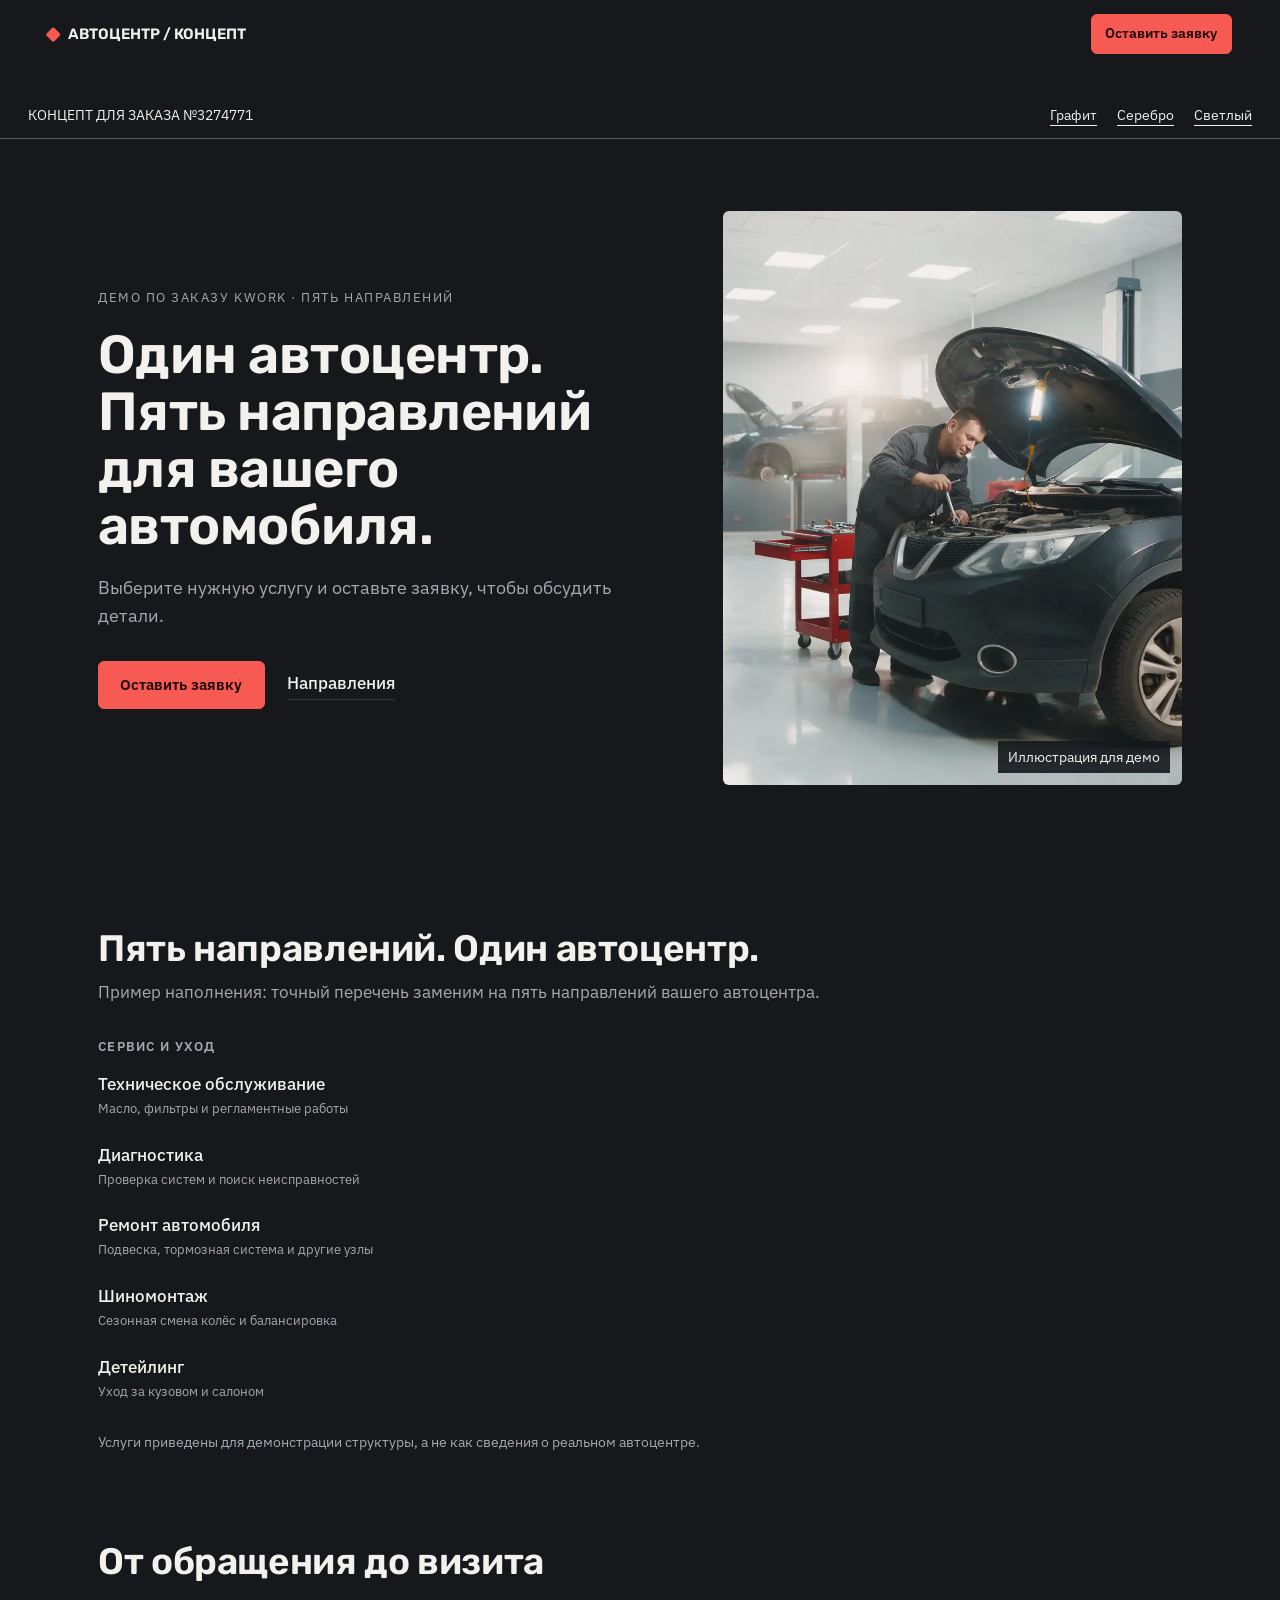
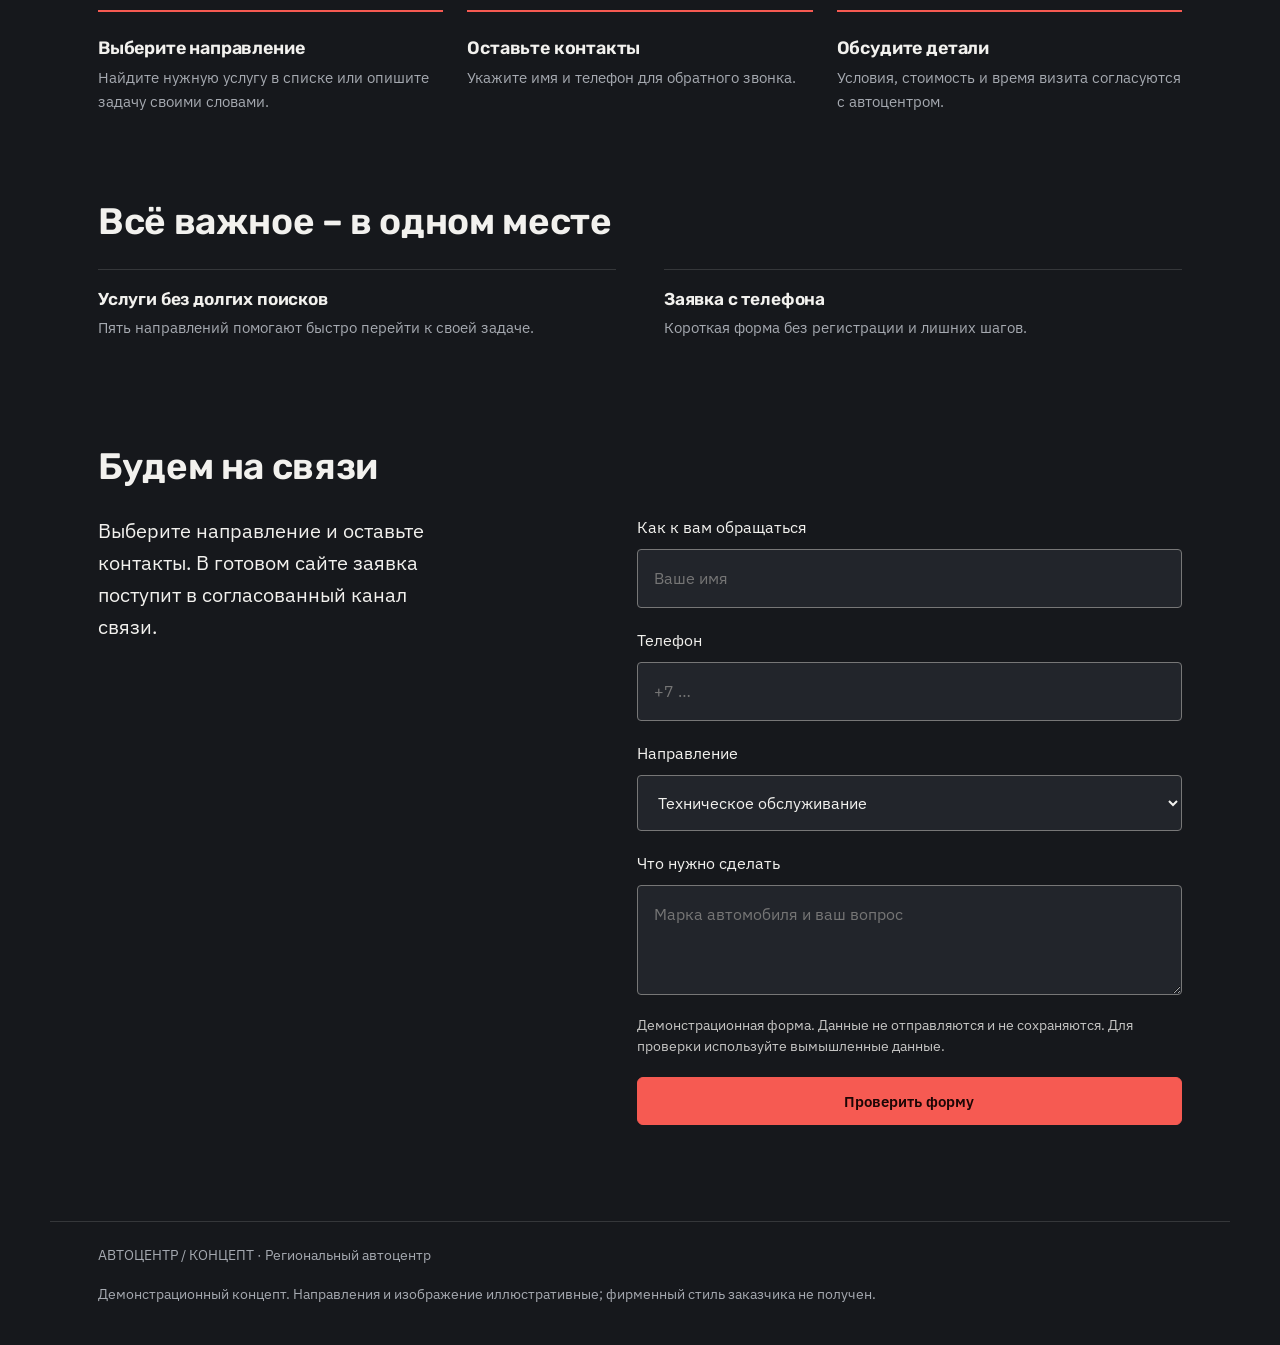
<file: index.html>
<!doctype html>
<html lang="ru">
<head><meta name="robots" content="noindex,nofollow">
<meta charset="utf-8">
<meta name="viewport" content="width=device-width, initial-scale=1, viewport-fit=cover">
<title>АВТОЦЕНТР / КОНЦЕПТ · Демонстрационный автоцентр</title>
<meta name="description" content="Выберите нужную услугу и оставьте заявку, чтобы обсудить детали.">
<meta property="og:type" content="website">
<meta property="og:title" content="Один автоцентр. Пять направлений для вашего автомобиля.">
<meta property="og:description" content="Выберите нужную услугу и оставьте заявку, чтобы обсудить детали.">
<meta property="og:image" content="assets/hero.webp">
<link rel="preload" as="image" href="assets/hero.webp" fetchpriority="high">
<link rel="icon" href="data:image/svg+xml,%3Csvg xmlns=%27http://www.w3.org/2000/svg%27 viewBox=%270 0 32 32%27%3E%3Crect x=%276%27 y=%276%27 width=%2720%27 height=%2720%27 rx=%275%27 fill=%27%23f65a52%27/%3E%3C/svg%3E">
<link rel="preconnect" href="https://fonts.googleapis.com">
<link rel="preconnect" href="https://fonts.gstatic.com" crossorigin>
<link href="https://fonts.googleapis.com/css2?family=Rubik:wght@600;700&family=IBM+Plex+Sans:wght@400;500;600&display=swap" rel="stylesheet">
<style>
:root { --c-canvas: #16181c; --c-surface: #22252b; --c-ink: #f2f1ee; --c-ink-soft: #a5a9b0; --c-accent: #f65a52; --c-accent-ink: #1c0605; --c-accent-deep: #f65a52; --f-display: "Rubik", "Arial", system-ui, sans-serif; --f-text: "IBM Plex Sans", "Segoe UI", system-ui, sans-serif; --h1k: 1; }
</style>
<link rel="stylesheet" href="style-lite.css">
<style>
.concept-nav{max-width:1320px;margin:100px auto 0;padding:12px 28px;display:flex;justify-content:space-between;gap:16px;align-items:center;border-bottom:1px solid #555;font-size:14px}.concept-nav nav{display:flex;gap:20px}.concept-nav a{color:inherit;text-underline-offset:5px}.s-bar__brand{font-size:15px}.s-hero h1{font-size:clamp(2.3rem,4.2vw,4.6rem);line-height:1.06}.s-hero__img img{object-position:72% center}.demo-contact{display:grid;grid-template-columns:1fr 1.25fr;gap:8vw}.demo-contact>p{font-size:1.25rem;max-width:30ch}.demo-contact form{display:grid;gap:20px}.demo-contact label{display:grid;gap:8px;font-size:16px}input,textarea,select{width:100%;box-sizing:border-box;background:var(--s-surface,#22252b);border:1px solid #777;color:inherit;padding:16px;font:inherit;border-radius:4px}select option{background:#22252b;color:#f2f1ee}input:focus-visible,textarea:focus-visible,select:focus-visible,a:focus-visible,button:focus-visible{outline:3px solid #7cc0ff;outline-offset:4px}.demo-note{font-size:14px;line-height:1.5;opacity:.8}button{font:inherit;cursor:pointer}#form-status:empty{display:none}.s-board__dots{display:none}.s-facts{display:none}.s-promises{grid-template-columns:1fr 1fr}.s-hero__img{position:relative}.s-hero__img:after{content:'Иллюстрация для демо';position:absolute;bottom:12px;right:12px;background:#16181ce6;color:#f2f1ee;padding:5px 10px;font-size:14px}.s-foot{font-size:14px}
@media(max-width:700px){.concept-nav{margin-top:88px;padding:12px 20px;display:block}.concept-nav nav{margin-top:12px;justify-content:space-between;gap:8px}.demo-contact{grid-template-columns:1fr;gap:28px}.s-promises{grid-template-columns:1fr}.s-bar__brand{font-size:12px;max-width:145px}.s-bar .s-btn{font-size:13px;padding:10px 12px}.s-hero{padding-top:36px}.s-hero__img{min-height:260px}.s-hero__img img{object-position:75% center}}
</style><style>.concept-nav{margin-top:24px}.s-hero__text{order:-2}@media(max-width:700px){.concept-nav{margin-top:12px}.s-hero__img{order:0}.s-hero__text{order:-2}.s-hero h1{font-size:2.45rem}.s-hero{gap:24px}}</style><link rel="preload" as="style" href="silver-layout.css"></head>
<body class="s-lite" id="top" data-wa="" data-tg="" data-max="">
<header class="s-bar" data-s-bar>
  <a class="s-bar__brand" href="#top"><i aria-hidden="true"></i>АВТОЦЕНТР / КОНЦЕПТ</a>
  <div class="s-bar__right">
    
    <a class="s-btn s-btn--sm" href="#contacts">Оставить заявку</a>
  </div>
</header>
<aside class="concept-nav" aria-label="Варианты оформления"><span>КОНЦЕПТ ДЛЯ ЗАКАЗА №3274771</span><nav><a href="index.html">Графит</a><a href="silver.html">Серебро</a><a href="light.html">Светлый</a></nav></aside><main>
  <section class="s-hero">
    <div class="s-hero__text">
      <p class="s-eyebrow">Демо по заказу Kwork · пять направлений</p>
      <h1>Один автоцентр. Пять направлений для вашего автомобиля.</h1>
      <p class="s-lead">Выберите нужную услугу и оставьте заявку, чтобы обсудить детали.</p>
      <div class="s-actions"><a class="s-btn" href="#contacts">Оставить заявку</a><a class="s-link" href="#prices">Направления</a></div>
    </div>
    <figure class="s-hero__img"><img class="" src="assets/hero.webp" alt="Мастер работает под капотом в светлом боксе" decoding="async" fetchpriority="high"></figure>
  </section>

  <ul class="s-facts"><li>Пять направлений на одной странице</li><li>Адаптация под телефон</li><li>Форма обратной связи</li></ul>

  <section class="s-section" id="prices">
    <header class="s-section__head"><h2>Пять направлений. Один автоцентр.</h2><p>Пример наполнения: точный перечень заменим на пять направлений вашего автоцентра.</p></header>
    <div class="s-board"><div class="s-board__group">
      <h3 class="s-board__title">Сервис и уход</h3>
      <ul class="s-board__list">
        <li class="s-board__row"><span class="s-board__name">Техническое обслуживание<em>Масло, фильтры и регламентные работы</em></span><span class="s-board__dots" aria-hidden="true"></span></li>
        <li class="s-board__row"><span class="s-board__name">Диагностика<em>Проверка систем и поиск неисправностей</em></span><span class="s-board__dots" aria-hidden="true"></span></li>
        <li class="s-board__row"><span class="s-board__name">Ремонт автомобиля<em>Подвеска, тормозная система и другие узлы</em></span><span class="s-board__dots" aria-hidden="true"></span></li>
        <li class="s-board__row"><span class="s-board__name">Шиномонтаж<em>Сезонная смена колёс и балансировка</em></span><span class="s-board__dots" aria-hidden="true"></span></li>
        <li class="s-board__row"><span class="s-board__name">Детейлинг<em>Уход за кузовом и салоном</em></span><span class="s-board__dots" aria-hidden="true"></span></li>
      </ul>
    </div></div>
    <p class="s-note">Услуги приведены для демонстрации структуры, а не как сведения о реальном автоцентре.</p>
  </section>

  <section class="s-section">
    <header class="s-section__head"><h2>От обращения до визита</h2></header>
    <ol class="s-steps">
      <li class="s-steps__item"><h3>Выберите направление</h3><p>Найдите нужную услугу в списке или опишите задачу своими словами.</p></li>
      <li class="s-steps__item"><h3>Оставьте контакты</h3><p>Укажите имя и телефон для обратного звонка.</p></li>
      <li class="s-steps__item"><h3>Обсудите детали</h3><p>Условия, стоимость и время визита согласуются с автоцентром.</p></li>
    </ol>
  </section>

  

  <section class="s-section">
    <header class="s-section__head"><h2>Всё важное – в одном месте</h2></header>
    <ul class="s-promises">
      <li><h3>Услуги без долгих поисков</h3><p>Пять направлений помогают быстро перейти к своей задаче.</p></li>
      <li><h3>Заявка с телефона</h3><p>Короткая форма без регистрации и лишних шагов.</p></li>
    </ul>
  </section>

  

  <section class="s-section" id="contacts">
    <header class="s-section__head"><h2>Будем на связи</h2></header>
    <div class="demo-contact"><p>Выберите направление и оставьте контакты. В готовом сайте заявка поступит в согласованный канал связи.</p><form id="demo-form"><label>Как к вам обращаться<input name="name" autocomplete="name" placeholder="Ваше имя" required maxlength="70"></label><label>Телефон<input name="phone" type="tel" autocomplete="tel" placeholder="+7 …" required pattern="[+0-9 ()-]{7,25}" maxlength="25"></label><label>Направление<select name="service"><option>Техническое обслуживание</option><option>Диагностика</option><option>Ремонт автомобиля</option><option>Шиномонтаж</option><option>Детейлинг</option><option>Другая задача</option></select></label><label>Что нужно сделать<textarea name="comment" rows="3" placeholder="Марка автомобиля и ваш вопрос" maxlength="500"></textarea></label><p class="demo-note">Демонстрационная форма. Данные не отправляются и не сохраняются. Для проверки используйте вымышленные данные.</p><button class="s-btn" type="submit">Проверить форму</button><p id="form-status" role="status" tabindex="-1"></p></form></div></section>
</main>
<footer class="s-foot"><p>АВТОЦЕНТР / КОНЦЕПТ · Региональный автоцентр</p><p>Демонстрационный концепт. Направления и изображение иллюстративные; фирменный стиль заказчика не получен.</p></footer>
<script src="style.js" defer></script>
<script>document.querySelector('#demo-form').addEventListener('submit',function(e){e.preventDefault();const s=document.querySelector('#form-status');s.textContent='Форма заполнена корректно. В демо отправка отключена – данные никуда не переданы.';s.focus();});</script></body>
</html>
</file>
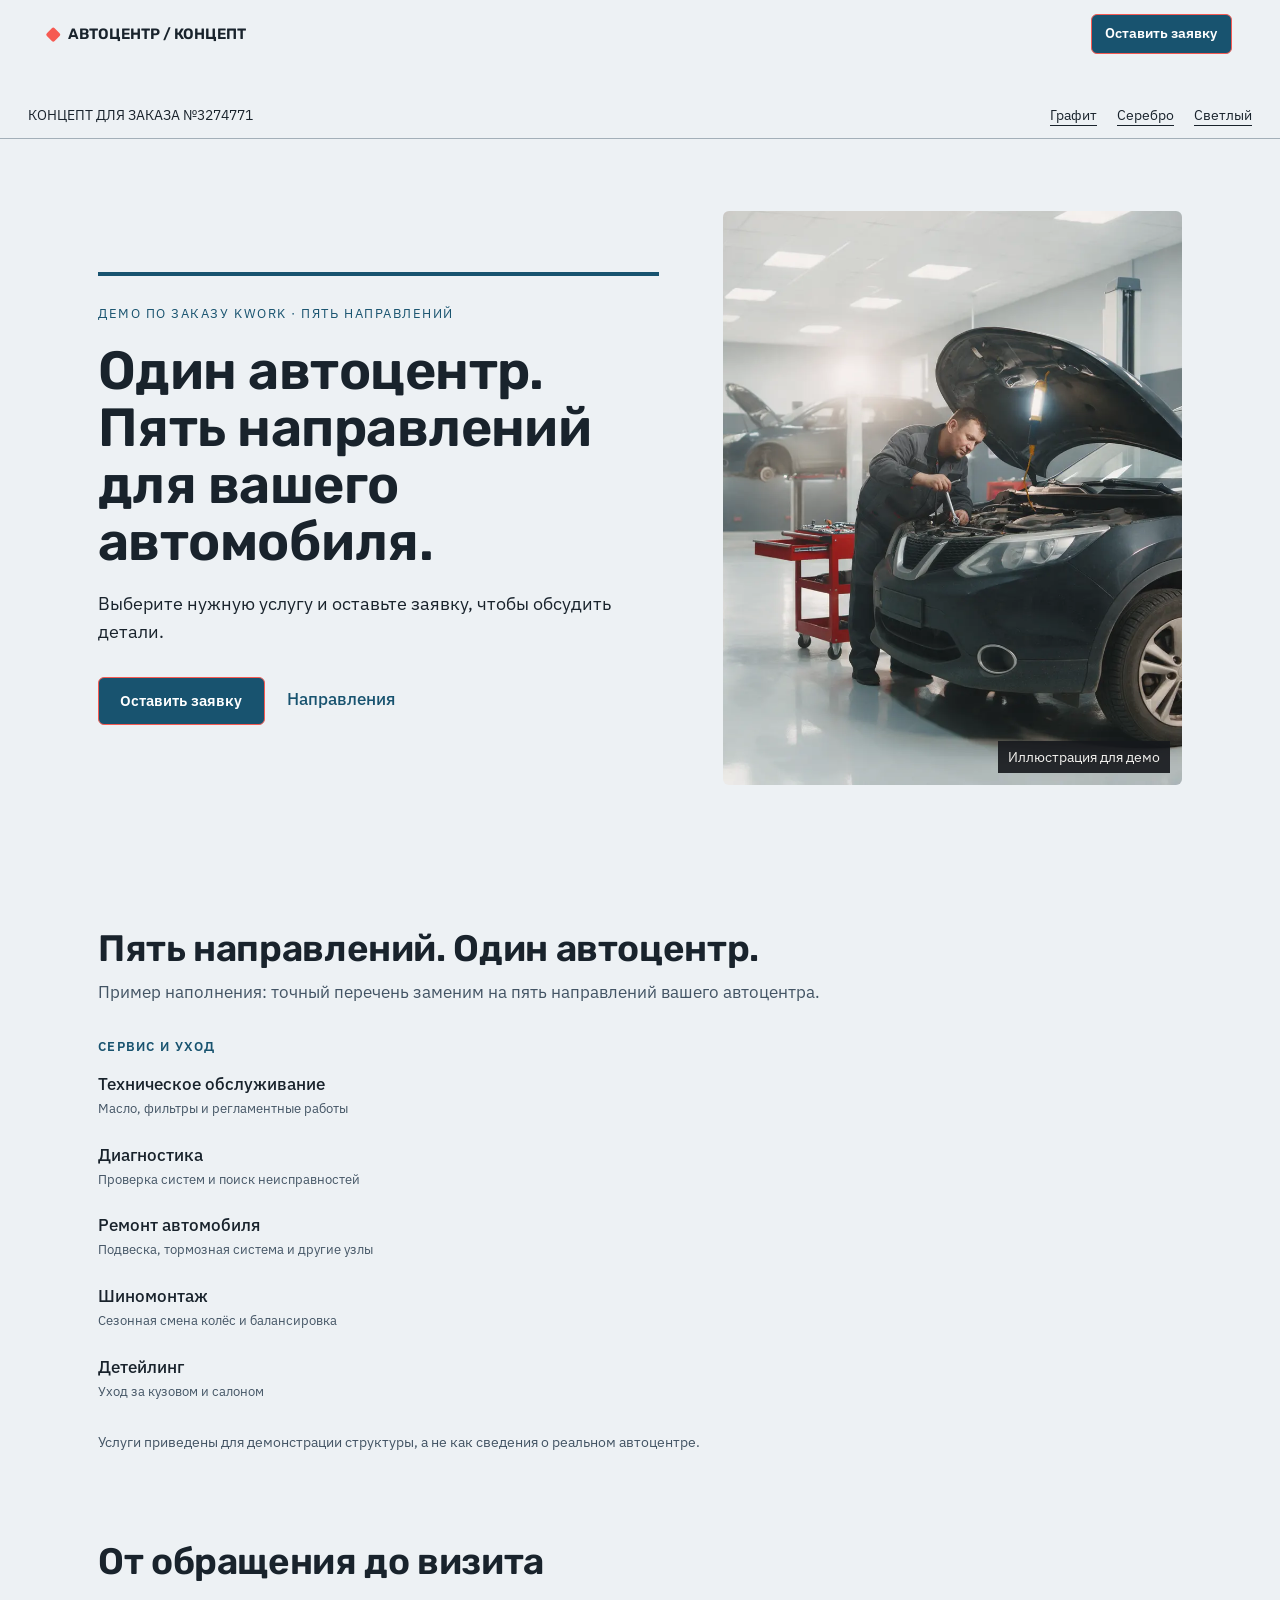
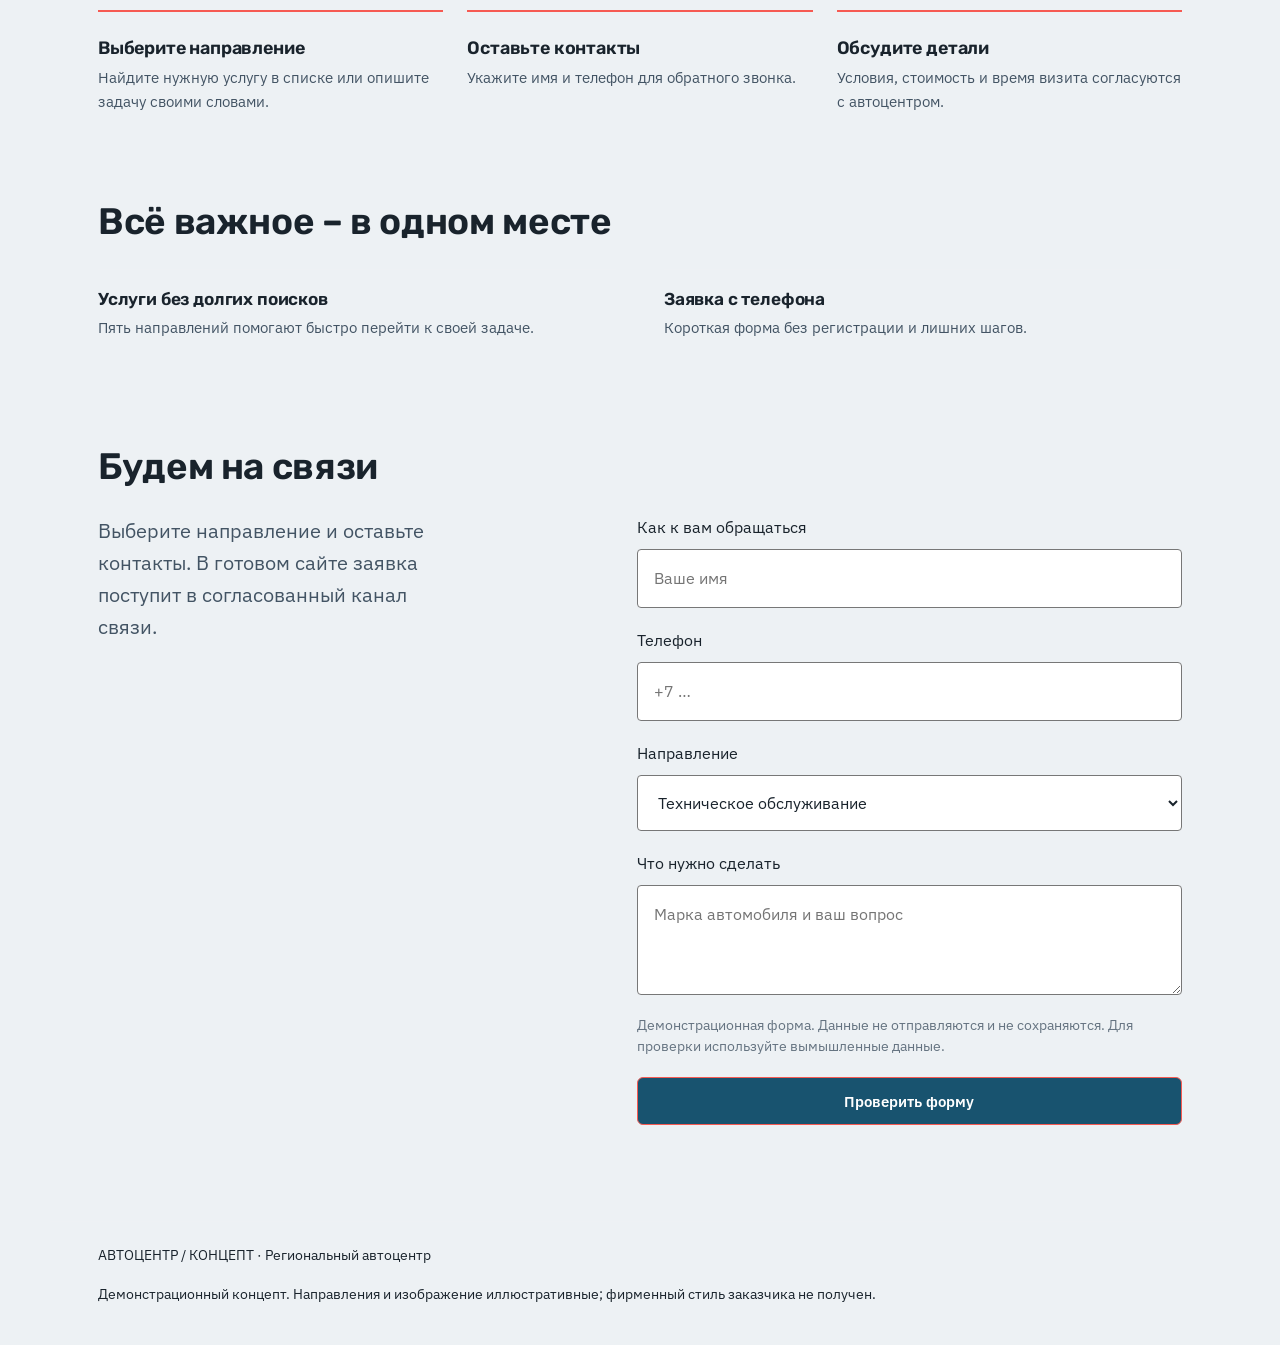
<file: light.html>
<!doctype html>
<html lang="ru">
<head><meta name="robots" content="noindex,nofollow">
<meta charset="utf-8">
<meta name="viewport" content="width=device-width, initial-scale=1, viewport-fit=cover">
<title>АВТОЦЕНТР / КОНЦЕПТ · Демонстрационный автоцентр</title>
<meta name="description" content="Выберите нужную услугу и оставьте заявку, чтобы обсудить детали.">
<meta property="og:type" content="website">
<meta property="og:title" content="Один автоцентр. Пять направлений для вашего автомобиля.">
<meta property="og:description" content="Выберите нужную услугу и оставьте заявку, чтобы обсудить детали.">
<meta property="og:image" content="assets/hero.webp">
<link rel="preload" as="image" href="assets/hero.webp" fetchpriority="high">
<link rel="icon" href="data:image/svg+xml,%3Csvg xmlns=%27http://www.w3.org/2000/svg%27 viewBox=%270 0 32 32%27%3E%3Crect x=%276%27 y=%276%27 width=%2720%27 height=%2720%27 rx=%275%27 fill=%27%23f65a52%27/%3E%3C/svg%3E">
<link rel="preconnect" href="https://fonts.googleapis.com">
<link rel="preconnect" href="https://fonts.gstatic.com" crossorigin>
<link href="https://fonts.googleapis.com/css2?family=Rubik:wght@600;700&family=IBM+Plex+Sans:wght@400;500;600&display=swap" rel="stylesheet">
<style>
:root { --c-canvas: #16181c; --c-surface: #22252b; --c-ink: #f2f1ee; --c-ink-soft: #a5a9b0; --c-accent: #f65a52; --c-accent-ink: #1c0605; --c-accent-deep: #f65a52; --f-display: "Rubik", "Arial", system-ui, sans-serif; --f-text: "IBM Plex Sans", "Segoe UI", system-ui, sans-serif; --h1k: 1; }
</style>
<link rel="stylesheet" href="style-lite.css">
<style>
.concept-nav{max-width:1320px;margin:100px auto 0;padding:12px 28px;display:flex;justify-content:space-between;gap:16px;align-items:center;border-bottom:1px solid #555;font-size:14px}.concept-nav nav{display:flex;gap:20px}.concept-nav a{color:inherit;text-underline-offset:5px}.s-bar__brand{font-size:15px}.s-hero h1{font-size:clamp(2.3rem,4.2vw,4.6rem);line-height:1.06}.s-hero__img img{object-position:72% center}.demo-contact{display:grid;grid-template-columns:1fr 1.25fr;gap:8vw}.demo-contact>p{font-size:1.25rem;max-width:30ch}.demo-contact form{display:grid;gap:20px}.demo-contact label{display:grid;gap:8px;font-size:16px}input,textarea,select{width:100%;box-sizing:border-box;background:var(--s-surface,#22252b);border:1px solid #777;color:inherit;padding:16px;font:inherit;border-radius:4px}select option{background:#22252b;color:#f2f1ee}input:focus-visible,textarea:focus-visible,select:focus-visible,a:focus-visible,button:focus-visible{outline:3px solid #7cc0ff;outline-offset:4px}.demo-note{font-size:14px;line-height:1.5;opacity:.8}button{font:inherit;cursor:pointer}#form-status:empty{display:none}.s-board__dots{display:none}.s-facts{display:none}.s-promises{grid-template-columns:1fr 1fr}.s-hero__img{position:relative}.s-hero__img:after{content:'Иллюстрация для демо';position:absolute;bottom:12px;right:12px;background:#16181ce6;color:#f2f1ee;padding:5px 10px;font-size:14px}.s-foot{font-size:14px}
@media(max-width:700px){.concept-nav{margin-top:88px;padding:12px 20px;display:block}.concept-nav nav{margin-top:12px;justify-content:space-between;gap:8px}.demo-contact{grid-template-columns:1fr;gap:28px}.s-promises{grid-template-columns:1fr}.s-bar__brand{font-size:12px;max-width:145px}.s-bar .s-btn{font-size:13px;padding:10px 12px}.s-hero{padding-top:36px}.s-hero__img{min-height:260px}.s-hero__img img{object-position:75% center}}
</style><style>.concept-nav{margin-top:24px}.s-hero__text{order:-2}@media(max-width:700px){.concept-nav{margin-top:12px}.s-hero__img{order:0}.s-hero__text{order:-2}.s-hero h1{font-size:2.45rem}.s-hero{gap:24px}}</style><style>body{background:#edf1f4!important;color:#19232c!important}.s-bar{background:#edf1f4!important;color:#19232c!important}.s-bar a:not(.s-btn),.s-foot,.s-board__name,.s-section h2,.s-hero h1,.s-lead,.s-steps h3,.s-promises h3{color:#19232c!important}.s-section p,.s-steps p,.s-promises p,.s-board__name em{color:#435464!important}.s-btn{background:#18536f!important;color:#fff!important}.s-hero__img{border-radius:0}.s-hero__text{border-top:4px solid #18536f;padding-top:28px}.s-board{background:transparent!important}.s-board__title{color:#18536f!important}.s-board__row{border-color:#b1bec7!important}.s-section{border-color:#b1bec7!important}input,textarea,select{background:#fff;color:#19232c}.s-link{color:#18536f!important}.concept-nav{border-color:#a3afb8}.s-eyebrow{color:#18536f!important}</style></head>
<body class="s-lite" id="top" data-wa="" data-tg="" data-max="">
<header class="s-bar" data-s-bar>
  <a class="s-bar__brand" href="#top"><i aria-hidden="true"></i>АВТОЦЕНТР / КОНЦЕПТ</a>
  <div class="s-bar__right">
    
    <a class="s-btn s-btn--sm" href="#contacts">Оставить заявку</a>
  </div>
</header>
<aside class="concept-nav" aria-label="Варианты оформления"><span>КОНЦЕПТ ДЛЯ ЗАКАЗА №3274771</span><nav><a href="index.html">Графит</a><a href="silver.html">Серебро</a><a href="light.html">Светлый</a></nav></aside><main>
  <section class="s-hero">
    <div class="s-hero__text">
      <p class="s-eyebrow">Демо по заказу Kwork · пять направлений</p>
      <h1>Один автоцентр. Пять направлений для вашего автомобиля.</h1>
      <p class="s-lead">Выберите нужную услугу и оставьте заявку, чтобы обсудить детали.</p>
      <div class="s-actions"><a class="s-btn" href="#contacts">Оставить заявку</a><a class="s-link" href="#prices">Направления</a></div>
    </div>
    <figure class="s-hero__img"><img class="" src="assets/hero.webp" alt="Мастер работает под капотом в светлом боксе" decoding="async" fetchpriority="high"></figure>
  </section>

  <ul class="s-facts"><li>Пять направлений на одной странице</li><li>Адаптация под телефон</li><li>Форма обратной связи</li></ul>

  <section class="s-section" id="prices">
    <header class="s-section__head"><h2>Пять направлений. Один автоцентр.</h2><p>Пример наполнения: точный перечень заменим на пять направлений вашего автоцентра.</p></header>
    <div class="s-board"><div class="s-board__group">
      <h3 class="s-board__title">Сервис и уход</h3>
      <ul class="s-board__list">
        <li class="s-board__row"><span class="s-board__name">Техническое обслуживание<em>Масло, фильтры и регламентные работы</em></span><span class="s-board__dots" aria-hidden="true"></span></li>
        <li class="s-board__row"><span class="s-board__name">Диагностика<em>Проверка систем и поиск неисправностей</em></span><span class="s-board__dots" aria-hidden="true"></span></li>
        <li class="s-board__row"><span class="s-board__name">Ремонт автомобиля<em>Подвеска, тормозная система и другие узлы</em></span><span class="s-board__dots" aria-hidden="true"></span></li>
        <li class="s-board__row"><span class="s-board__name">Шиномонтаж<em>Сезонная смена колёс и балансировка</em></span><span class="s-board__dots" aria-hidden="true"></span></li>
        <li class="s-board__row"><span class="s-board__name">Детейлинг<em>Уход за кузовом и салоном</em></span><span class="s-board__dots" aria-hidden="true"></span></li>
      </ul>
    </div></div>
    <p class="s-note">Услуги приведены для демонстрации структуры, а не как сведения о реальном автоцентре.</p>
  </section>

  <section class="s-section">
    <header class="s-section__head"><h2>От обращения до визита</h2></header>
    <ol class="s-steps">
      <li class="s-steps__item"><h3>Выберите направление</h3><p>Найдите нужную услугу в списке или опишите задачу своими словами.</p></li>
      <li class="s-steps__item"><h3>Оставьте контакты</h3><p>Укажите имя и телефон для обратного звонка.</p></li>
      <li class="s-steps__item"><h3>Обсудите детали</h3><p>Условия, стоимость и время визита согласуются с автоцентром.</p></li>
    </ol>
  </section>

  

  <section class="s-section">
    <header class="s-section__head"><h2>Всё важное – в одном месте</h2></header>
    <ul class="s-promises">
      <li><h3>Услуги без долгих поисков</h3><p>Пять направлений помогают быстро перейти к своей задаче.</p></li>
      <li><h3>Заявка с телефона</h3><p>Короткая форма без регистрации и лишних шагов.</p></li>
    </ul>
  </section>

  

  <section class="s-section" id="contacts">
    <header class="s-section__head"><h2>Будем на связи</h2></header>
    <div class="demo-contact"><p>Выберите направление и оставьте контакты. В готовом сайте заявка поступит в согласованный канал связи.</p><form id="demo-form"><label>Как к вам обращаться<input name="name" autocomplete="name" placeholder="Ваше имя" required maxlength="70"></label><label>Телефон<input name="phone" type="tel" autocomplete="tel" placeholder="+7 …" required pattern="[+0-9 ()-]{7,25}" maxlength="25"></label><label>Направление<select name="service"><option>Техническое обслуживание</option><option>Диагностика</option><option>Ремонт автомобиля</option><option>Шиномонтаж</option><option>Детейлинг</option><option>Другая задача</option></select></label><label>Что нужно сделать<textarea name="comment" rows="3" placeholder="Марка автомобиля и ваш вопрос" maxlength="500"></textarea></label><p class="demo-note">Демонстрационная форма. Данные не отправляются и не сохраняются. Для проверки используйте вымышленные данные.</p><button class="s-btn" type="submit">Проверить форму</button><p id="form-status" role="status" tabindex="-1"></p></form></div></section>
</main>
<footer class="s-foot"><p>АВТОЦЕНТР / КОНЦЕПТ · Региональный автоцентр</p><p>Демонстрационный концепт. Направления и изображение иллюстративные; фирменный стиль заказчика не получен.</p></footer>
<script src="style.js" defer></script>
<script>document.querySelector('#demo-form').addEventListener('submit',function(e){e.preventDefault();const s=document.querySelector('#form-status');s.textContent='Форма заполнена корректно. В демо отправка отключена – данные никуда не переданы.';s.focus();});</script></body>
</html>
</file>
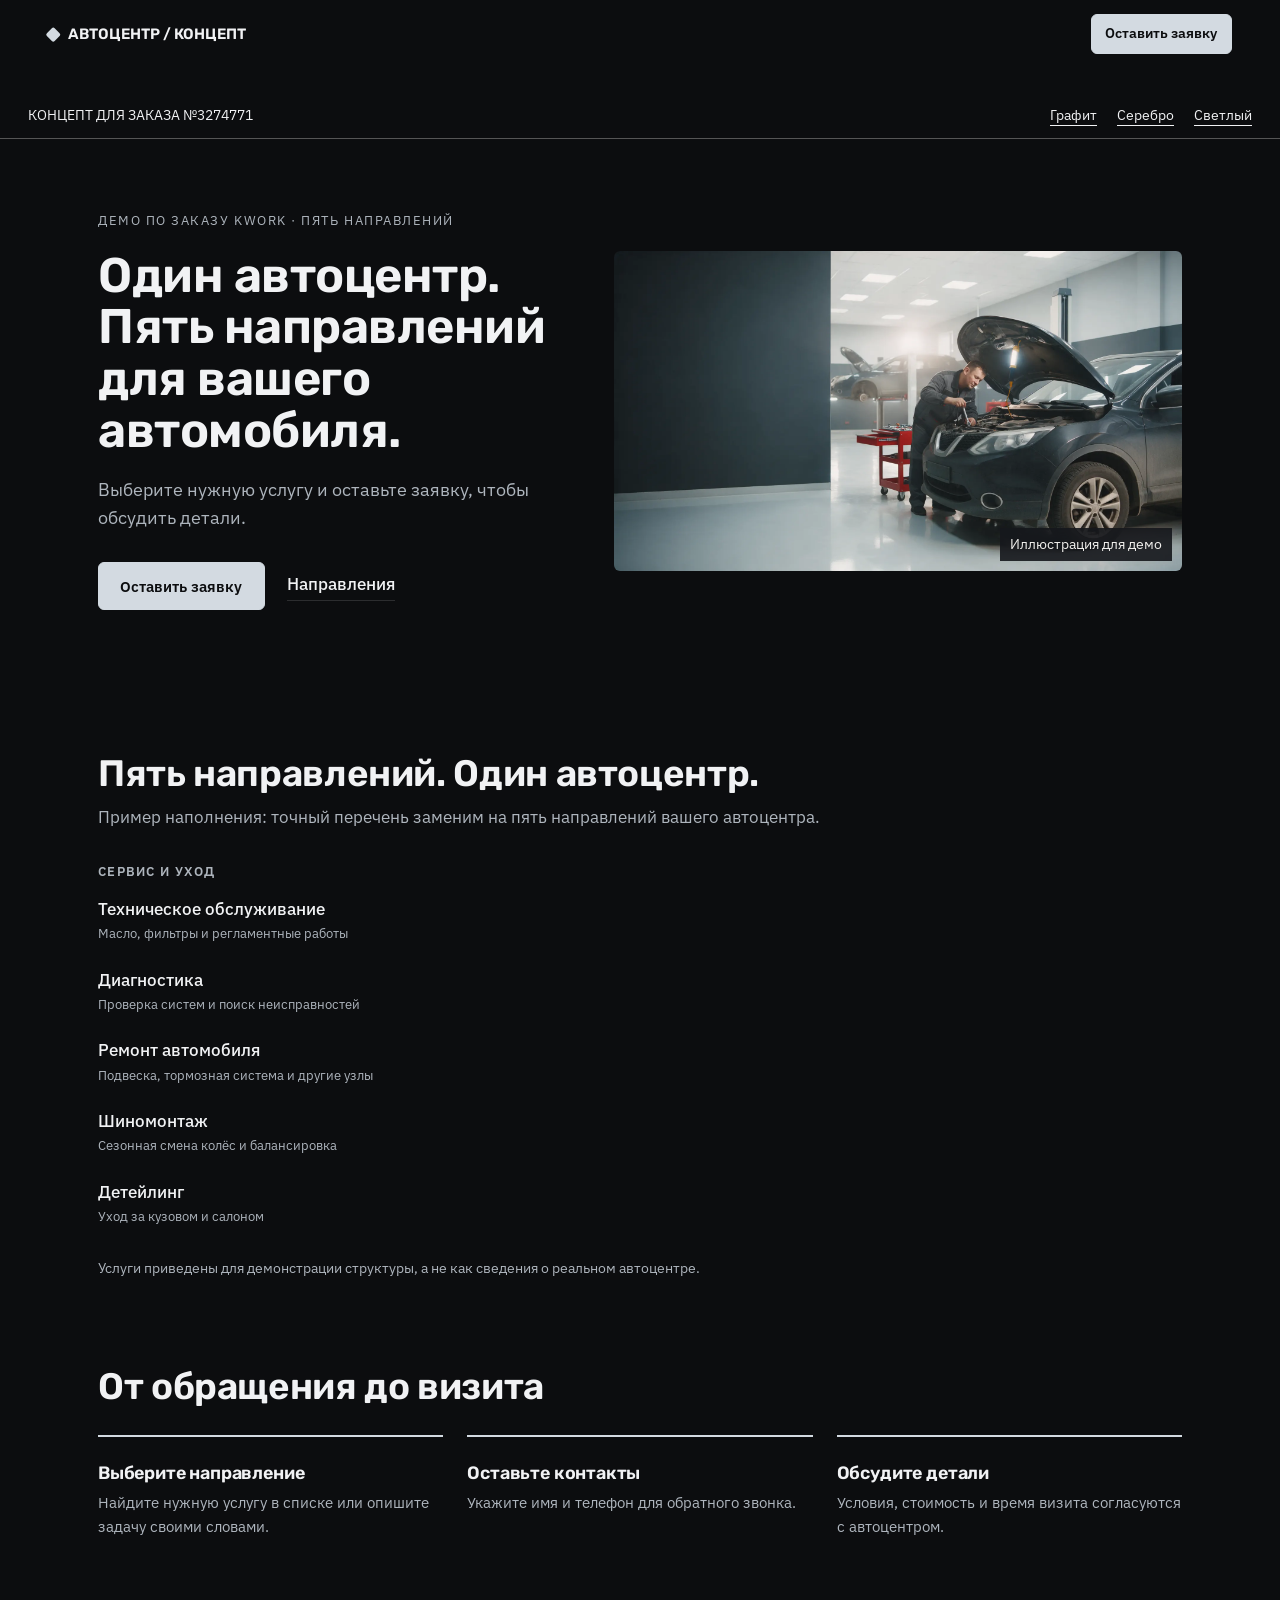
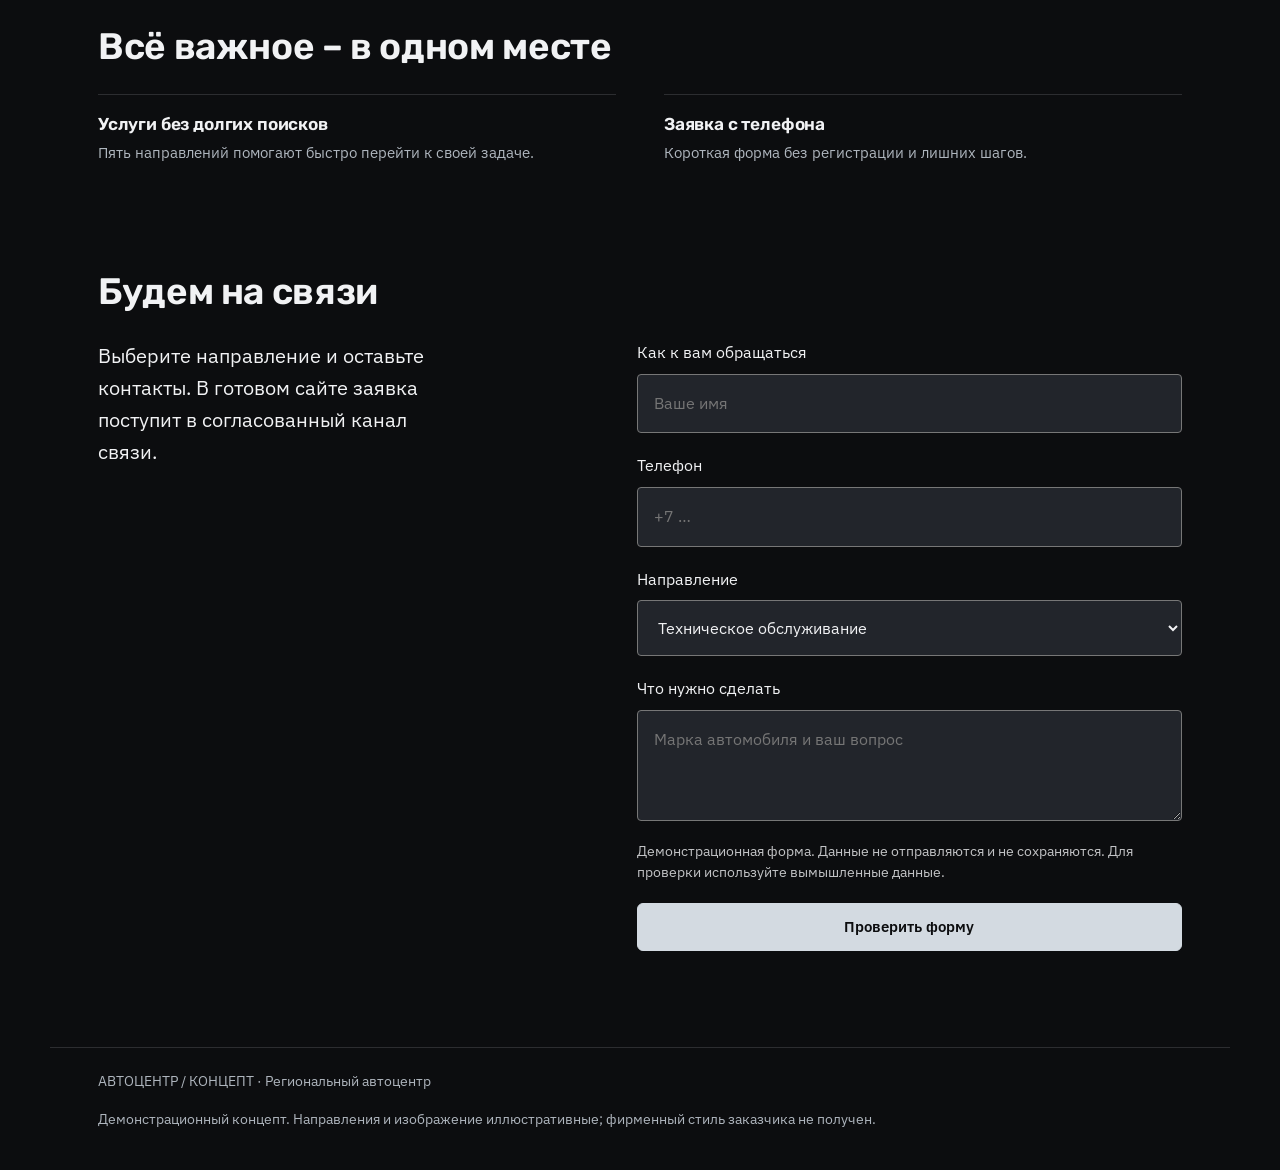
<file: silver.html>
<!doctype html>
<html lang="ru">
<head><meta name="robots" content="noindex,nofollow">
<meta charset="utf-8">
<meta name="viewport" content="width=device-width, initial-scale=1, viewport-fit=cover">
<title>АВТОЦЕНТР / КОНЦЕПТ · Демонстрационный автоцентр</title>
<meta name="description" content="Выберите нужную услугу и оставьте заявку, чтобы обсудить детали.">
<meta property="og:type" content="website">
<meta property="og:title" content="Один автоцентр. Пять направлений для вашего автомобиля.">
<meta property="og:description" content="Выберите нужную услугу и оставьте заявку, чтобы обсудить детали.">
<meta property="og:image" content="assets/hero.webp">
<link rel="preload" as="image" href="assets/hero.webp" fetchpriority="high">
<link rel="icon" href="data:image/svg+xml,%3Csvg xmlns=%27http://www.w3.org/2000/svg%27 viewBox=%270 0 32 32%27%3E%3Crect x=%276%27 y=%276%27 width=%2720%27 height=%2720%27 rx=%275%27 fill=%27%23f65a52%27/%3E%3C/svg%3E">
<link rel="preconnect" href="https://fonts.googleapis.com">
<link rel="preconnect" href="https://fonts.gstatic.com" crossorigin>
<link href="https://fonts.googleapis.com/css2?family=Rubik:wght@600;700&family=IBM+Plex+Sans:wght@400;500;600&display=swap" rel="stylesheet">
<style>
:root { --c-canvas: #16181c; --c-surface: #22252b; --c-ink: #f2f1ee; --c-ink-soft: #a5a9b0; --c-accent: #f65a52; --c-accent-ink: #1c0605; --c-accent-deep: #f65a52; --f-display: "Rubik", "Arial", system-ui, sans-serif; --f-text: "IBM Plex Sans", "Segoe UI", system-ui, sans-serif; --h1k: 1; }
</style>
<link rel="stylesheet" href="style-lite.css">
<style>
.concept-nav{max-width:1320px;margin:100px auto 0;padding:12px 28px;display:flex;justify-content:space-between;gap:16px;align-items:center;border-bottom:1px solid #555;font-size:14px}.concept-nav nav{display:flex;gap:20px}.concept-nav a{color:inherit;text-underline-offset:5px}.s-bar__brand{font-size:15px}.s-hero h1{font-size:clamp(2.3rem,4.2vw,4.6rem);line-height:1.06}.s-hero__img img{object-position:72% center}.demo-contact{display:grid;grid-template-columns:1fr 1.25fr;gap:8vw}.demo-contact>p{font-size:1.25rem;max-width:30ch}.demo-contact form{display:grid;gap:20px}.demo-contact label{display:grid;gap:8px;font-size:16px}input,textarea,select{width:100%;box-sizing:border-box;background:var(--s-surface,#22252b);border:1px solid #777;color:inherit;padding:16px;font:inherit;border-radius:4px}select option{background:#22252b;color:#f2f1ee}input:focus-visible,textarea:focus-visible,select:focus-visible,a:focus-visible,button:focus-visible{outline:3px solid #7cc0ff;outline-offset:4px}.demo-note{font-size:14px;line-height:1.5;opacity:.8}button{font:inherit;cursor:pointer}#form-status:empty{display:none}.s-board__dots{display:none}.s-facts{display:none}.s-promises{grid-template-columns:1fr 1fr}.s-hero__img{position:relative}.s-hero__img:after{content:'Иллюстрация для демо';position:absolute;bottom:12px;right:12px;background:#16181ce6;color:#f2f1ee;padding:5px 10px;font-size:14px}.s-foot{font-size:14px}
@media(max-width:700px){.concept-nav{margin-top:88px;padding:12px 20px;display:block}.concept-nav nav{margin-top:12px;justify-content:space-between;gap:8px}.demo-contact{grid-template-columns:1fr;gap:28px}.s-promises{grid-template-columns:1fr}.s-bar__brand{font-size:12px;max-width:145px}.s-bar .s-btn{font-size:13px;padding:10px 12px}.s-hero{padding-top:36px}.s-hero__img{min-height:260px}.s-hero__img img{object-position:75% center}}
</style><style>.concept-nav{margin-top:24px}.s-hero__text{order:-2}@media(max-width:700px){.concept-nav{margin-top:12px}.s-hero__img{order:0}.s-hero__text{order:-2}.s-hero h1{font-size:2.45rem}.s-hero{gap:24px}}</style><link rel="stylesheet" href="silver-layout.css"></head>
<body class="s-lite" id="top" data-wa="" data-tg="" data-max="">
<header class="s-bar" data-s-bar>
  <a class="s-bar__brand" href="#top"><i aria-hidden="true"></i>АВТОЦЕНТР / КОНЦЕПТ</a>
  <div class="s-bar__right">
    
    <a class="s-btn s-btn--sm" href="#contacts">Оставить заявку</a>
  </div>
</header>
<aside class="concept-nav" aria-label="Варианты оформления"><span>КОНЦЕПТ ДЛЯ ЗАКАЗА №3274771</span><nav><a href="index.html">Графит</a><a href="silver.html">Серебро</a><a href="light.html">Светлый</a></nav></aside><main>
  <section class="s-hero">
    <div class="s-hero__text">
      <p class="s-eyebrow">Демо по заказу Kwork · пять направлений</p>
      <h1>Один автоцентр. Пять направлений для вашего автомобиля.</h1>
      <p class="s-lead">Выберите нужную услугу и оставьте заявку, чтобы обсудить детали.</p>
      <div class="s-actions"><a class="s-btn" href="#contacts">Оставить заявку</a><a class="s-link" href="#prices">Направления</a></div>
    </div>
    <figure class="s-hero__img"><img class="" src="assets/hero.webp" alt="Мастер работает под капотом в светлом боксе" decoding="async" fetchpriority="high"></figure>
  </section>

  <ul class="s-facts"><li>Пять направлений на одной странице</li><li>Адаптация под телефон</li><li>Форма обратной связи</li></ul>

  <section class="s-section" id="prices">
    <header class="s-section__head"><h2>Пять направлений. Один автоцентр.</h2><p>Пример наполнения: точный перечень заменим на пять направлений вашего автоцентра.</p></header>
    <div class="s-board"><div class="s-board__group">
      <h3 class="s-board__title">Сервис и уход</h3>
      <ul class="s-board__list">
        <li class="s-board__row"><span class="s-board__name">Техническое обслуживание<em>Масло, фильтры и регламентные работы</em></span><span class="s-board__dots" aria-hidden="true"></span></li>
        <li class="s-board__row"><span class="s-board__name">Диагностика<em>Проверка систем и поиск неисправностей</em></span><span class="s-board__dots" aria-hidden="true"></span></li>
        <li class="s-board__row"><span class="s-board__name">Ремонт автомобиля<em>Подвеска, тормозная система и другие узлы</em></span><span class="s-board__dots" aria-hidden="true"></span></li>
        <li class="s-board__row"><span class="s-board__name">Шиномонтаж<em>Сезонная смена колёс и балансировка</em></span><span class="s-board__dots" aria-hidden="true"></span></li>
        <li class="s-board__row"><span class="s-board__name">Детейлинг<em>Уход за кузовом и салоном</em></span><span class="s-board__dots" aria-hidden="true"></span></li>
      </ul>
    </div></div>
    <p class="s-note">Услуги приведены для демонстрации структуры, а не как сведения о реальном автоцентре.</p>
  </section>

  <section class="s-section">
    <header class="s-section__head"><h2>От обращения до визита</h2></header>
    <ol class="s-steps">
      <li class="s-steps__item"><h3>Выберите направление</h3><p>Найдите нужную услугу в списке или опишите задачу своими словами.</p></li>
      <li class="s-steps__item"><h3>Оставьте контакты</h3><p>Укажите имя и телефон для обратного звонка.</p></li>
      <li class="s-steps__item"><h3>Обсудите детали</h3><p>Условия, стоимость и время визита согласуются с автоцентром.</p></li>
    </ol>
  </section>

  

  <section class="s-section">
    <header class="s-section__head"><h2>Всё важное – в одном месте</h2></header>
    <ul class="s-promises">
      <li><h3>Услуги без долгих поисков</h3><p>Пять направлений помогают быстро перейти к своей задаче.</p></li>
      <li><h3>Заявка с телефона</h3><p>Короткая форма без регистрации и лишних шагов.</p></li>
    </ul>
  </section>

  

  <section class="s-section" id="contacts">
    <header class="s-section__head"><h2>Будем на связи</h2></header>
    <div class="demo-contact"><p>Выберите направление и оставьте контакты. В готовом сайте заявка поступит в согласованный канал связи.</p><form id="demo-form"><label>Как к вам обращаться<input name="name" autocomplete="name" placeholder="Ваше имя" required maxlength="70"></label><label>Телефон<input name="phone" type="tel" autocomplete="tel" placeholder="+7 …" required pattern="[+0-9 ()-]{7,25}" maxlength="25"></label><label>Направление<select name="service"><option>Техническое обслуживание</option><option>Диагностика</option><option>Ремонт автомобиля</option><option>Шиномонтаж</option><option>Детейлинг</option><option>Другая задача</option></select></label><label>Что нужно сделать<textarea name="comment" rows="3" placeholder="Марка автомобиля и ваш вопрос" maxlength="500"></textarea></label><p class="demo-note">Демонстрационная форма. Данные не отправляются и не сохраняются. Для проверки используйте вымышленные данные.</p><button class="s-btn" type="submit">Проверить форму</button><p id="form-status" role="status" tabindex="-1"></p></form></div></section>
</main>
<footer class="s-foot"><p>АВТОЦЕНТР / КОНЦЕПТ · Региональный автоцентр</p><p>Демонстрационный концепт. Направления и изображение иллюстративные; фирменный стиль заказчика не получен.</p></footer>
<script src="style.js" defer></script>
<script>document.querySelector('#demo-form').addEventListener('submit',function(e){e.preventDefault();const s=document.querySelector('#form-status');s.textContent='Форма заполнена корректно. В демо отправка отключена – данные никуда не переданы.';s.focus();});</script></body>
</html>
</file>
<file: style-lite.css>
/* Стиль «Лайт»: спокойная вёрстка, почти без анимации. Главная деталь – прайс-доска с отточиями.
   Цвета и шрифты приходят из палитры ниши: --c-canvas, --c-surface, --c-ink, --c-ink-soft, --c-accent, --c-accent-ink, --f-display, --f-text. */
*, *::before, *::after { box-sizing: border-box; }
:root {
  --hair: color-mix(in srgb, var(--c-ink) 14%, transparent);
  --tint: color-mix(in srgb, var(--c-accent) 10%, var(--c-canvas));
  --wrap: 1180px; --gut: clamp(16px, 4vw, 48px);
  --r: 6px;
}
html { scroll-behavior: smooth; -webkit-text-size-adjust: 100%; overflow-x: clip; }
body { margin: 0; background: var(--c-canvas); color: var(--c-ink); font: 400 17px/1.6 var(--f-text); -webkit-font-smoothing: antialiased; }
img { display: block; max-width: 100%; }
a { color: inherit; }
h1, h2, h3 { font-family: var(--f-display); font-weight: 600; line-height: 1.08; margin: 0; letter-spacing: -.01em; text-wrap: balance; }
p { margin: 0; }
:focus-visible { outline: 2px solid var(--c-accent); outline-offset: 3px; border-radius: 2px; }

.s-btn { display: inline-flex; align-items: center; justify-content: center; min-height: 48px; padding: 0 1.4em; border-radius: var(--r);
  background: var(--c-accent); color: var(--c-accent-ink); font: 600 .95rem/1 var(--f-text); text-decoration: none; border: 1px solid var(--c-accent);
  transition: filter .2s ease, transform .2s ease; }
.s-btn:hover { filter: brightness(1.06); }
.s-btn:active { transform: translateY(1px); }
.s-btn--sm { min-height: 40px; padding: 0 1em; font-size: .85rem; }
.s-btn--ghost { background: transparent; color: var(--c-ink); border-color: var(--hair); }
.s-link { color: var(--c-ink); text-decoration: none; border-bottom: 1px solid var(--hair); padding-bottom: 2px; font-weight: 500; }
.s-link:hover { border-color: var(--c-accent); }

/* шапка */
.s-bar { position: sticky; top: 0; z-index: 20; display: flex; align-items: center; justify-content: space-between; gap: 16px;
  padding: 12px var(--gut); background: var(--c-canvas); transition: box-shadow .2s ease; }
.s-bar.is-scrolled { box-shadow: 0 1px 0 var(--hair); }
.s-bar__brand { font: 600 1.02rem/1 var(--f-display); text-decoration: none; display: inline-flex; align-items: center; gap: .6em; min-height: 44px; white-space: nowrap; min-width: 0; }
.s-bar__brand i { width: .7em; height: .7em; background: var(--c-accent); border-radius: 2px; transform: rotate(45deg); }
.s-bar__right { display: flex; align-items: center; gap: 18px; }
.s-bar__tel { text-decoration: none; font-weight: 600; font-size: .95rem; font-variant-numeric: tabular-nums; }

main { max-width: var(--wrap); margin: 0 auto; padding: 0 var(--gut); }

/* первый экран */
.s-hero { display: grid; grid-template-columns: minmax(0, 1.1fr) minmax(0, .9fr); gap: clamp(28px, 5vw, 72px); align-items: center;
  padding: clamp(28px, 6vw, 72px) 0 clamp(32px, 5vw, 56px); }
.s-eyebrow { font-size: .8rem; letter-spacing: .12em; text-transform: uppercase; color: var(--c-ink-soft); margin-bottom: 18px; }
.s-hero h1 { font-size: calc(clamp(2.1rem, 4.6vw, 3.9rem) * var(--h1k, 1)); overflow-wrap: break-word; hyphens: auto; }
.s-lead { margin-top: 20px; font-size: 1.1rem; color: var(--c-ink-soft); max-width: 34em; }
.s-actions { display: flex; align-items: center; flex-wrap: wrap; gap: 22px; margin-top: 30px; }
.s-hero__img { margin: 0; }
.s-hero__img img { width: 100%; aspect-ratio: 4 / 5; object-fit: cover; border-radius: var(--r); }
@media (prefers-reduced-motion: no-preference) {
  .s-hero__text, .s-hero__img { animation: s-rise .6s cubic-bezier(.2, .7, .2, 1) both; }
  .s-hero__img { animation-delay: .08s; }
}
@keyframes s-rise { from { opacity: 0; transform: translateY(10px); } }

/* три факта */
.s-facts { list-style: none; margin: 0; padding: 18px 0; display: grid; grid-template-columns: repeat(3, 1fr); border-top: 1px solid var(--hair); border-bottom: 1px solid var(--hair); }
.s-facts li { padding: 4px 22px; font-weight: 500; line-height: 1.35; }
.s-facts li + li { border-left: 1px solid var(--hair); }
.s-facts li:first-child { padding-left: 0; }

/* секции */
.s-section { padding: clamp(48px, 7vw, 88px) 0 0; }
.s-section__head { display: grid; gap: 10px; margin-bottom: 28px; max-width: 46em; }
.s-section__head h2 { font-size: clamp(1.6rem, 3vw, 2.3rem); }
.s-section__head p { color: var(--c-ink-soft); }
.s-note { margin-top: 18px; font-size: .88rem; color: var(--c-ink-soft); max-width: 52em; }
.s-demo { margin-top: 10px; font-size: .8rem; color: var(--c-ink-soft); opacity: .85; }

/* прайс-доска */
.s-board { display: grid; grid-template-columns: repeat(auto-fit, minmax(min(100%, 420px), 1fr)); gap: 12px 64px; }
.s-board__title { font-family: var(--f-text); font-size: .8rem; font-weight: 600; letter-spacing: .1em; text-transform: uppercase; color: var(--c-ink-soft); margin: 6px 0 6px; }
.s-board__list { list-style: none; margin: 0; padding: 0; }
.s-board__row { display: flex; align-items: baseline; gap: 10px; padding: 11px 0; }
.s-board__name { font-weight: 500; }
.s-board__name em { display: block; font-style: normal; font-size: .84rem; color: var(--c-ink-soft); font-weight: 400; }
.s-board__dots { flex: 1; border-bottom: 2px dotted var(--hair); transform: translateY(-4px); min-width: 24px; }
.s-board__price { font: 600 1.15rem/1 var(--f-display); font-variant-numeric: tabular-nums; white-space: nowrap; color: var(--c-accent-deep, var(--c-accent)); }
.s-board__price small { font: 400 .78rem var(--f-text); color: var(--c-ink-soft); }

/* шаги: здесь нумерация – настоящая последовательность */
.s-steps { list-style: none; margin: 0; padding: 0; display: grid; grid-template-columns: repeat(auto-fit, minmax(min(100%, 170px), 1fr)); gap: 24px; }
.s-steps__item { border-top: 2px solid var(--c-accent); padding-top: 16px; }
.s-steps__n { font: 600 .82rem var(--f-text); color: var(--c-ink-soft); letter-spacing: .08em; }
.s-steps h3 { font-size: 1.12rem; margin-top: 10px; overflow-wrap: anywhere; hyphens: auto; }
.s-steps__item { min-width: 0; }
.s-steps p { margin-top: 8px; color: var(--c-ink-soft); font-size: .95rem; }

/* фото */
.s-photos { display: grid; grid-template-columns: 1.3fr 1fr 1fr; gap: 14px; padding-top: clamp(48px, 7vw, 88px); }
.s-photos figure { margin: 0; }
.s-photos img { width: 100%; aspect-ratio: 4 / 3; object-fit: cover; border-radius: var(--r); }
.s-photos figcaption { font-size: .82rem; color: var(--c-ink-soft); margin-top: 8px; }
.s-photos + .s-section { padding-top: clamp(64px, 9vw, 104px); }

/* обещания */
.s-promises { list-style: none; margin: 0; padding: 0; display: grid; grid-template-columns: repeat(auto-fit, minmax(min(100%, 400px), 1fr)); gap: 0 48px; }
.s-slot { border-bottom: 1px dashed currentColor; opacity: .75; white-space: nowrap; }
.s-promises li { padding: 20px 0; border-top: 1px solid var(--hair); display: grid; gap: 6px; }
.s-promises h3 { font-size: 1.08rem; }
.s-promises p { color: var(--c-ink-soft); font-size: .95rem; }

/* отзывы */
.s-reviews { list-style: none; margin: 0; padding: 0; display: grid; grid-template-columns: repeat(auto-fit, minmax(min(100%, 280px), 1fr)); gap: 16px; }
.s-reviews li { background: var(--c-surface); border-radius: var(--r); padding: 24px; display: grid; gap: 14px; align-content: start; }
.s-reviews blockquote { margin: 0; font-size: 1.02rem; }
.s-reviews__who { font-size: .85rem; color: var(--c-ink-soft); }
.s-section__head--reviews { max-width: none; }
.s-reviews__rating { display: flex; flex-wrap: wrap; align-items: center; gap: 6px 12px; color: var(--c-ink-soft); font-size: .95rem; }
.s-reviews__num { font-weight: 700; font-size: 1.4rem; color: var(--c-ink); }
.s-reviews__stars { --r: 5; display: inline-block; width: 5em; height: 1em; font-size: .95rem; line-height: 1; letter-spacing: .05em; white-space: nowrap; color: color-mix(in srgb, var(--c-ink) 18%, transparent); position: relative; }
.s-reviews__stars::before { content: "★★★★★"; }
.s-reviews__stars::after { content: "★★★★★"; position: absolute; inset: 0; width: calc(var(--r) / 5 * 100%); overflow: hidden; color: var(--c-accent); }
.s-reviews__all { color: var(--c-ink); text-underline-offset: 3px; }
.s-reviews__all:hover { color: var(--c-accent-deep, var(--c-accent)); }

/* контакты */
.s-contacts { display: grid; grid-template-columns: 1.2fr 1fr; gap: 32px; background: var(--tint); border-radius: var(--r); padding: clamp(22px, 4vw, 40px); align-items: center; }
.s-contacts dl { margin: 0; display: grid; gap: 14px; }
.s-contacts dl div { display: grid; grid-template-columns: 110px 1fr; gap: 12px; }
.s-contacts dt { color: var(--c-ink-soft); font-size: .9rem; }
.s-contacts dd { margin: 0; font-weight: 500; }
.s-contacts dd a { text-decoration: none; }
.s-contacts__actions { display: flex; flex-wrap: wrap; gap: 10px; }

.s-foot { max-width: var(--wrap); margin: clamp(56px, 8vw, 96px) auto 0; padding: 22px var(--gut) 40px; border-top: 1px solid var(--hair);
  display: flex; justify-content: space-between; gap: 16px; font-size: .85rem; color: var(--c-ink-soft); flex-wrap: wrap; }

@media (max-width: 860px) {
  .s-hero { grid-template-columns: 1fr; }
  .s-hero__img { order: -1; }
  .s-hero__img img { aspect-ratio: 16 / 10; }
  .s-facts { grid-template-columns: 1fr; padding: 8px 0; }
  .s-facts li, .s-facts li:first-child { padding: 10px 0; }
  .s-facts li + li { border-left: 0; border-top: 1px solid var(--hair); }
  .s-photos { grid-template-columns: 1fr 1fr; }
  .s-photos figure:first-child { grid-column: 1 / -1; }
  .s-contacts { grid-template-columns: 1fr; }
}
@media (max-width: 560px) {
  body { font-size: 16px; }
  .s-bar__tel { display: none; }
  .s-bar { gap: 10px; }
  .s-bar__brand { font-size: .92rem; overflow: hidden; text-overflow: ellipsis; }
  .s-bar .s-btn--sm { white-space: nowrap; font-size: .78rem; padding: 0 .8em; flex-shrink: 0; }
  .s-contacts dl div { grid-template-columns: 1fr; gap: 2px; }
  .s-board__row { flex-wrap: wrap; }
  .s-board__dots { display: none; }
  .s-board__price { margin-left: auto; }
}
</file>
<file: silver-layout.css>
/* Silver concept: separate editorial text and unobscured photograph. */
:root {
  --c-canvas: #0c0d0f;
  --c-surface: #17191c;
  --c-ink: #f1f2f4;
  --c-ink-soft: #aeb5bd;
  --c-accent: #d3dae1;
  --c-accent-ink: #0c0d0f;
  --c-accent-deep: #d3dae1;
}
.s-hero {
  display: grid;
  grid-template-columns: minmax(0, .9fr) minmax(0, 1.1fr);
  gap: clamp(28px, 4vw, 56px);
  min-height: 0;
  align-items: center;
  isolation: auto;
}
.s-hero__text {
  position: static;
  order: 0;
  max-width: none;
  min-width: 0;
  padding: 0;
}
.s-hero h1 { font-size: clamp(2.3rem, 3.8vw, 3.6rem); }
.s-hero__img {
  position: relative;
  inset: auto;
  z-index: auto;
  order: 0;
  min-width: 0;
  min-height: 0;
}
.s-hero__img::before { content: none; }
.s-hero__img img {
  display: block;
  width: 100%;
  height: auto;
  aspect-ratio: 16 / 9;
  object-fit: contain;
  object-position: center;
  filter: none;
  opacity: 1;
}
.s-btn { background: var(--c-accent); color: var(--c-accent-ink); }
.s-hero__img::after { bottom: 10px; right: 10px; }
@media (max-width: 800px) {
  .s-hero { grid-template-columns: minmax(0, 1fr); gap: 28px; }
  .s-hero__text { order: 0; padding: 0; }
  .s-hero__img { order: 1; min-height: 0; }
  .s-hero h1 { font-size: clamp(2.1rem, 7.8vw, 3rem); }
}
</file>
